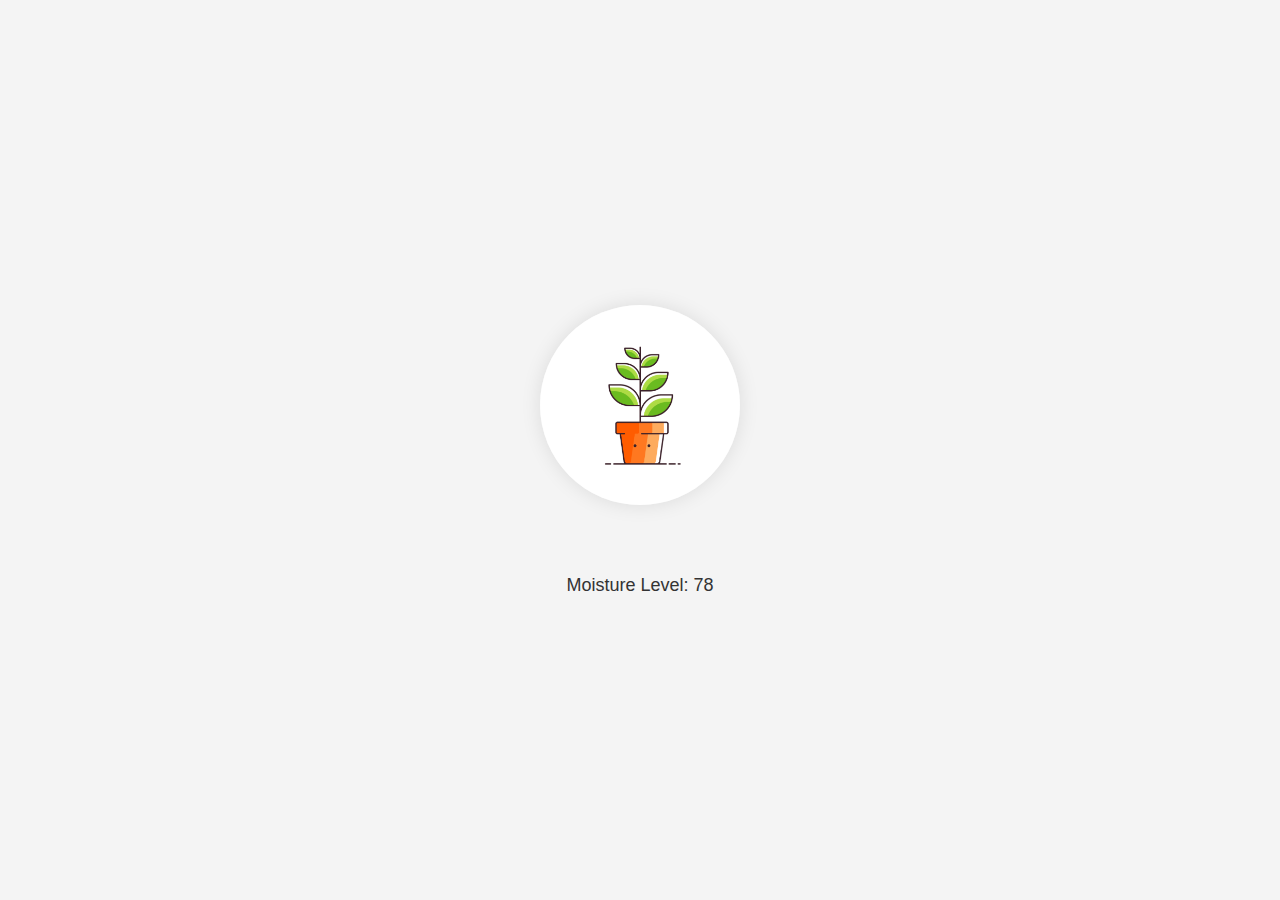
<file: index.html>
<!DOCTYPE html>
<html lang="en">
<head>
  <meta charset="UTF-8">
  <title>Number Display with Styled Circular Progress Bar</title>
  <style>
    body {
      font-family: Arial, sans-serif;
      display: flex;
      justify-content: center;
      align-items: center;
      height: 100vh;
      margin: 0;
      background-color: #f4f4f4;
    }

    .flexy {
        display: flex;
        flex-direction: column ;
        align-items: center;
    }

    .container {
      position: relative;
      width: 200px;
      height: 200px;
      border-radius: 50%;
      
      box-shadow: 0 0 20px rgba(0, 0, 0, 0.1);
      background-color: #ffffff00;
      margin-bottom: 20px;
    }

    .container .progressFill {
      position: relative;
      width: 100%;
      height: 100%;
    }

    .container .progressFill .block {
        position: absolute;
        width: 2px;
        height: 15px;
        background-color: black;
        left: 50%;
        top: -10%;
        transform-origin: 50% 120px;
        opacity:0;
        animation: animate 0.1s linear forwards;
        
    }
    @keyframes animate{
        to
        {
            opacity: 1;
        }
        
    }

    .container .progressFill .block:nth-child(-n+103){
      background: rgb(60, 255, 0);
      box-shadow: 0 0 15px #0f0,0 0 30px #0f0;
    }

    .container .progressFill .block:nth-child(-n+81){
      background: rgb(0, 123, 255);
      box-shadow: 0 0 15px  rgb(0, 123, 255),0 0 30px  rgb(0, 123, 255);
    }
    
    .container .progressFill .block:nth-child(-n+25){
      background: rgb(255, 0, 0);
      box-shadow: 0 0 15px  rgb(255, 0, 0),0 0 30px  rgb(255, 0, 0);
    }
    
    

    .number-image {
      display: none;
      position: absolute;
      top: 0;
      left: 0;
      width: 100%;
      height: 100%;
      border-radius: 50%;
      object-fit: cover;
    }

    .num {
        padding-top: 50px;
      text-align: center;
      font-size: 18px;
      color: #333;
    }
  </style>
</head>
<body>
<div class="flexy">
  <div class="container">
    
    <div class="progressFill" id="progressFill"><div class="block"> </div>
    <img src="res/images/dead.png" class="number-image" id="image1" alt="Dead Image">
    <img src="res/images/alive.png" class="number-image" id="image2" alt="Alive Image">
    <img src="res/images/e888d4feff8fd5ff63a965471a94b874.gif" class="number-image" id="image3" alt="Plant Image">
</div>
  </div>

  <div class="num">Moisture Level: <span class="counter" id="numberDisplay" data-target="100">100</span></div>
</div>

 
</body>
<script>
  document.addEventListener("DOMContentLoaded", function() {
    var num = document.getElementById('numberDisplay');
    
    var number = parseInt(num.innerText);
    if (number <= 5) {
      document.getElementById('image1').style.display = 'block';
    } else if (number >= 70) {
      document.getElementById('image2').style.display = 'block';
    } else {
      document.getElementById('image3').style.display = 'block';
    }
  
    const progressFill=document.getElementsByClassName('progressFill')[0];
    const block = document.getElementsByClassName('block');
    for (var i=1;i<number;i++){
      progressFill.innerHTML+="<div class='block'></div>";
      block[i].style.transform="rotate("+ 3.6 * i +"deg)";
      block[i].style.animationDelay=`${i/50}s`;
    }
      
      const counter = document.querySelector('.counter');
      counter.innerText=50;
      const target = +counter.getAttribute('data-target');

      const NumberCounter=()=>{
        const value = +counter.innerText;
        if (value<target){
          counter.innerText = Math.ceil(value+1);
          setTimeout(()=>{
            NumberCounter()
          },25)
        }
      }
    
    NumberCounter()
  });
</script>
</html>
</file>
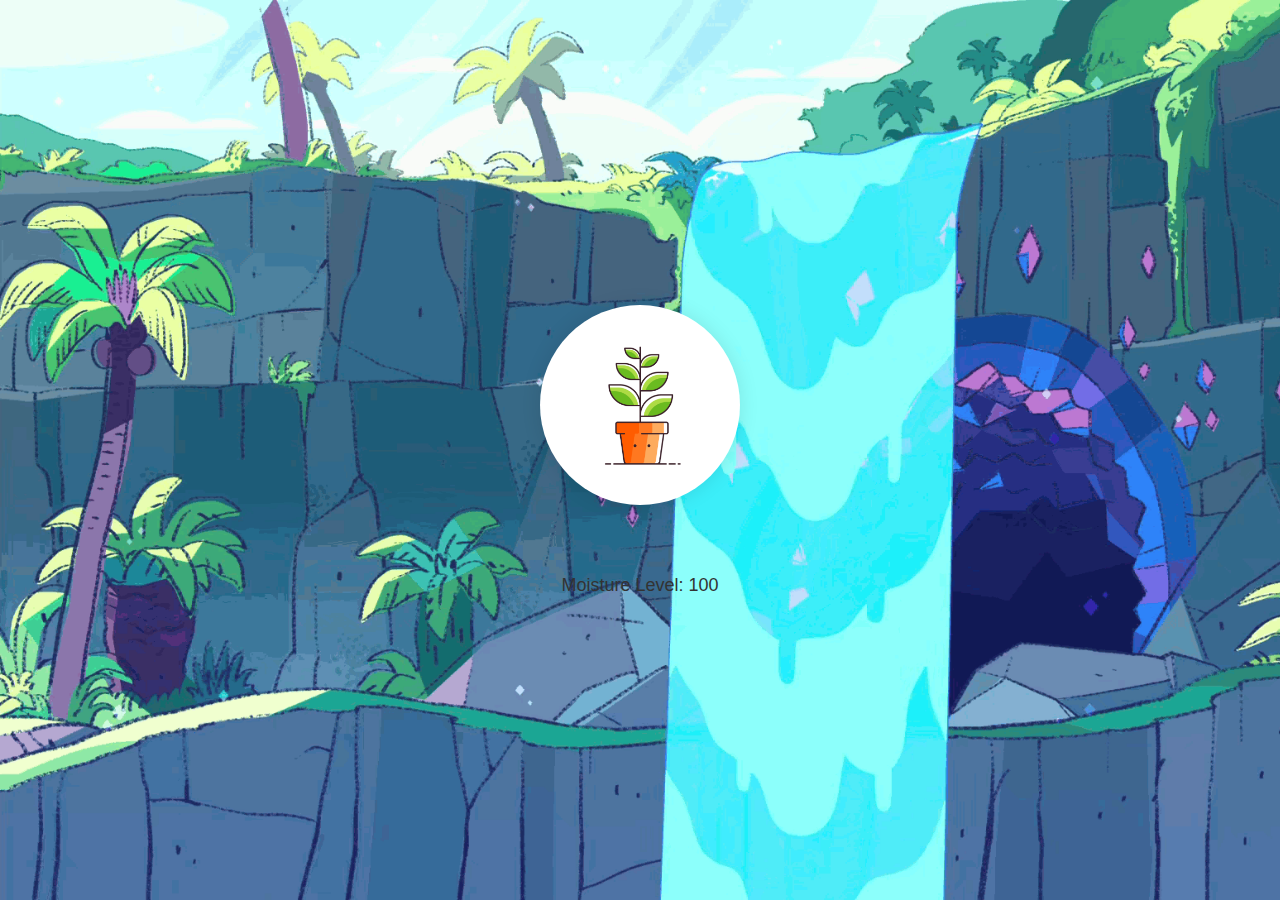
<file: map.html>
<!DOCTYPE html>
<html lang="en">
<head>
  <meta charset="UTF-8">
  <title>Number Display with Styled Circular Progress Bar</title>
  <style>
    body {
      font-family: Arial, sans-serif;
      display: flex;
      justify-content: center;
      align-items: center;
      height: 100vh;
      margin: 0;
      /* Replace with your image URL */
      background-size: cover;
      background-repeat: no-repeat;
      background-attachment: fixed;
    }
    .water-bg {
      background-image: url('waterfall_gif.gif');
       /* Background image for moisture below 20 */
    }
    .desert-bg{
      background-image: url('desert.png');
    }

    .flexy {
      display: flex;
      flex-direction: column;
      align-items: center;
    }

    .container {
      position: relative;
      width: 200px;
      height: 200px;
      border-radius: 50%;
      box-shadow: 0 0 20px rgba(0, 0, 0, 0.1);
      background-color: #ffffff00;
      margin-bottom: 20px;
    }

    .container .progressFill {
      position: relative;
      width: 100%;
      height: 100%;
    }

    .container .progressFill .block {
      position: absolute;
      width: 2px;
      height: 15px;
      background-color: black;
      left: 50%;
      top: -10%;
      transform-origin: 50% 120px;
      opacity: 0;
      animation: animate 0.1s linear forwards;
    }

    @keyframes animate {
      to {
        opacity: 1;
      }
    }

    .container .progressFill .block:nth-child(-n+103) {
      background: rgb(60, 255, 0);
      box-shadow: 0 0 15px #0f0, 0 0 30px #0f0;
    }

    .container .progressFill .block:nth-child(-n+81) {
      background: rgb(0, 123, 255);
      box-shadow: 0 0 15px rgb(0, 123, 255), 0 0 30px rgb(0, 123, 255);
    }

    .container .progressFill .block:nth-child(-n+26) {
      background: rgb(255, 0, 0);
      box-shadow: 0 0 15px rgb(255, 0, 0), 0 0 30px rgb(255, 0, 0);
    }

    .number-image {
      display: none;
      position: absolute;
      top: 0;
      left: 0;
      width: 100%;
      height: 100%;
      border-radius: 50%;
      object-fit: cover;
      
    }

    .num {
      padding-top: 50px;
      text-align: center;
      font-size: 18px;
      color: #333;
    }
  </style>
</head>
<body>
  <div class="flexy">
    <div class="container">
      <div class="progressFill" id="progressFill"><div class="block"> </div>
        <img src="dead.png" class="number-image" id="image1" alt="Dead Image">
        <img src="alive.png" class="number-image" id="image2" alt="Alive Image">
        <img src="e888d4feff8fd5ff63a965471a94b874.gif" class="number-image" id="image3" alt="Plant Image">
      </div>
    </div>
    <div class="num">Moisture Level: <span class="counter" id="numberDisplay" data-target="100">100 </span></div>
  </div>

  <script>
    document.addEventListener("DOMContentLoaded", function() {
      var num = document.getElementById('numberDisplay');
      var body = document.body;
      
      var number = parseInt(num.innerText);
      function updateBackground() {
        if (number <= 25) {
          body.classList.add("desert-bg"); // Apply the second background for moisture below 20
        } else {
          body.classList.add("water-bg"); // Remove the second background for moisture above 20
        }
      }
      updateBackground();
      if (number <= 25) {
        document.getElementById('image1').style.display = 'block';
      } else if (number >= 70) {
        document.getElementById('image2').style.display = 'block';
      } else {
        document.getElementById('image3').style.display = 'block';
      }
      

      
      

      const progressFill = document.getElementsByClassName('progressFill')[0];
      const block = document.getElementsByClassName('block');
      for (var i = 1; i < number; i++) {
        progressFill.innerHTML += "<div class='block'></div>";
        block[i].style.transform = "rotate(" + 3.6 * i + "deg)";
        block[i].style.animationDelay = `${i/50}s`;
      }

      const counter = document.querySelector('.counter');
      counter.innerText = target;
      const target = +counter.getAttribute('data-target');

      const NumberCounter = () => {
        const value = +counter.innerText;
        if (value < target) {
          counter.innerText = Math.ceil(value + 1);
          setTimeout(() => {
            NumberCounter();
          }, 25);
        }
      }

      NumberCounter();
    });
  </script>
</body>
</html>
</file>
